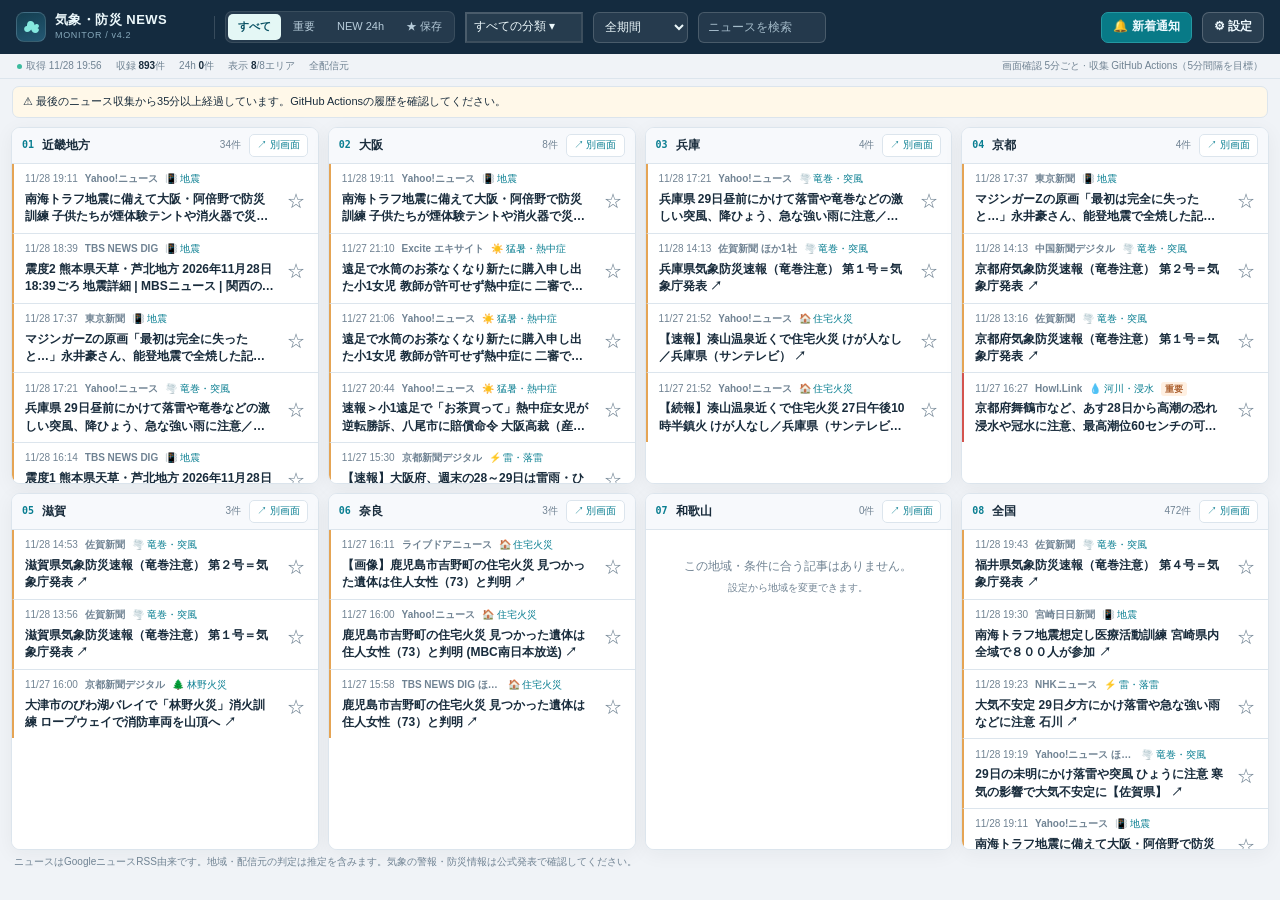
<file: site/index.html>
<!DOCTYPE html>
<html lang="ja" data-theme="system" data-density="compact"><head>
<meta charset="utf-8"><meta name="viewport" content="width=device-width,initial-scale=1">
<meta name="theme-color" content="#142b3f">
<meta http-equiv="Content-Security-Policy" content="default-src 'self'; script-src 'self'; connect-src 'self'; style-src 'self' 'unsafe-inline'; img-src 'self' data:; object-src 'none'; base-uri 'none'">
<title>気象・防災ニュース | JMA News Watcher</title>
<link rel="stylesheet" href="./styles.css?v=4.2">
</head><body>
<header class="topbar">
  <div class="brand" aria-label="気象・防災ニュース"><span class="brand-icon">☁</span><div><div class="brand-title">気象・防災 NEWS</div><div class="brand-note">MONITOR / v4.2</div></div></div>
  <span class="divider-v"></span>
  <nav class="tabs" id="viewTabs" aria-label="記事の種類">
    <button class="tab active" data-view="all" type="button">すべて</button><button class="tab" data-view="important" type="button">重要</button><button class="tab" data-view="new" type="button">NEW 24h</button><button class="tab" data-view="saved" type="button">★ 保存</button>
  </nav>
  <div class="category-control"><button id="categoryButton" class="top-select category-trigger" type="button" aria-haspopup="true" aria-expanded="false" aria-controls="categoryMenu">すべての分類 ▾</button><div id="categoryMenu" class="category-menu" role="group" aria-label="分類を選択" hidden></div></div>
  <select class="top-select period" id="period" aria-label="表示期間"><option value="all">全期間</option><option value="12">12時間</option><option value="24">24時間</option><option value="72">3日間</option><option value="168">7日間</option></select>
  <input class="top-search" id="search" type="search" placeholder="ニュースを検索" aria-label="見出しと媒体を検索">
  <span class="top-grow"></span>
  <button id="openAlertWindow" class="topbtn notify" type="button" title="新着通知専用ウィンドウを開く">🔔 新着通知</button>
  <button id="settingsButton" class="topbtn" type="button" title="画面・地域・配信元・通知の設定">⚙ 設定</button>
</header>
<div class="summary"><span><i class="live"></i><span id="status">収集状況を確認中</span></span><span>収録 <strong id="statAll">0</strong>件</span><span>24h <strong id="statDay">0</strong>件</span><span>表示 <strong id="statPanels">0</strong>/8エリア</span><span id="sourceStatus">全配信元</span><span class="right">画面確認 5分ごと · 収集 GitHub Actions（5分間隔を目標）</span></div>
<div id="warnings" role="status"></div>
<main class="workspace"><div class="grid" id="areaGrid" aria-label="地域別ニュース一覧"></div><div class="footer-note">ニュースはGoogleニュースRSS由来です。地域・配信元の判定は推定を含みます。気象の警報・防災情報は公式発表で確認してください。</div></main>
<dialog class="settings-dialog" id="settingsDialog" aria-labelledby="settingsHeading"><div class="settings-titlebar"><h2 id="settingsHeading">⚙ 表示・通知設定</h2><span class="spacer"></span><button class="iconbtn" id="closeSettings" type="button" aria-label="設定を閉じる">×</button></div>
 <div class="settings-main">
  <section><h3>01　表示エリア</h3><div class="row-fields"><label class="control-block">画面数 <select id="panelCountSetting"><option value="1">1エリア</option><option value="2">2エリア</option><option value="3">3エリア</option><option value="4">4エリア</option><option value="5">5エリア</option><option value="6">6エリア</option><option value="7">7エリア</option><option value="8">8エリア</option></select></label><button class="smallbtn" type="button" id="showEightPanels">8エリアを表示</button><span class="description">1～8エリアを選択可能。各エリアの地域はここで変更できます。画面幅に応じて1～4列に自動調整。</span></div><div class="area-setting-list" id="areaSettings"></div></section>
  <section><h3>02　デザイン</h3><div class="row-fields"><label class="control-block">配色 <select id="themeSetting"><option value="system">PCの設定に合わせる</option><option value="light">ライトモード</option><option value="dark">ダークモード</option></select></label><label class="control-block">ニュースの密度 <select id="densitySetting"><option value="compact">コンパクト</option><option value="comfortable">標準</option></select></label></div></section>
  <section><h3>03　ニュース配信元</h3><div class="row-fields"><label class="control-block">表示する媒体 <select id="sourceMode"><option value="all">すべて</option><option value="major">主要メディアのみ</option><option value="selected">選択したメディアのみ</option></select></label></div><p class="description">GoogleニュースRSSに掲載された配信元名で絞ります。Yahoo!ニュース経由の記事でも、元の新聞社・放送局として表示される場合があります。指定しても記事の収集件数が増えるわけではありません。</p><div class="provider-list" id="providerList" hidden><div class="setting-tiles" id="providerChoices"></div></div><div class="source-links" id="sourceLinks" aria-label="主要ニュースサイトへのリンク"></div></section>
  <section><h3>04　新着通知の条件</h3><label class="switchrow"><input type="checkbox" id="popupEnabled"> 通知ウィンドウで新着の監視を有効にする</label><p class="description">通知ウィンドウは画面上部の「🔔 新着通知」から開けます。開いている間、60秒ごとに新着を確認します。通知ウィンドウを最前面へ強制表示することはブラウザの制限により保証できません。</p><div class="region-tools"><span id="notifyRegionSelectHolder" style="flex:1;min-width:0"></span><button class="smallbtn" type="button" id="addNotifyRegion">＋ 地域を追加</button></div><div class="region-chips" id="notifyRegionChips"></div><div class="row-fields" style="margin-top:11px"><label class="control-block">記事の公開日時 <input type="datetime-local" id="notifySince" step="60"></label><span class="description">この日時以降（JST）</span></div><p class="description">「重要」は、分類に設定された重要度、または「死亡・避難指示・特別警報・大規模」などの見出し語句から自動判定します。誤判定の可能性があります。</p><p class="description">通知の地域は表示エリアと独立です。配信元の絞り込みは一覧と通知ウィンドウに共通です。保管記事は原則7日分です。</p></section>
 </div><div class="dialog-footer"><span class="savedhint">設定はこのブラウザに自動保存</span><button class="primary" id="closeDialog" type="button">完了</button></div></dialog>
<script src="./regions.js?v=4.2"></script><script src="./common.js?v=4.2"></script><script src="./app.js?v=4.2"></script>
</body></html>
</file>
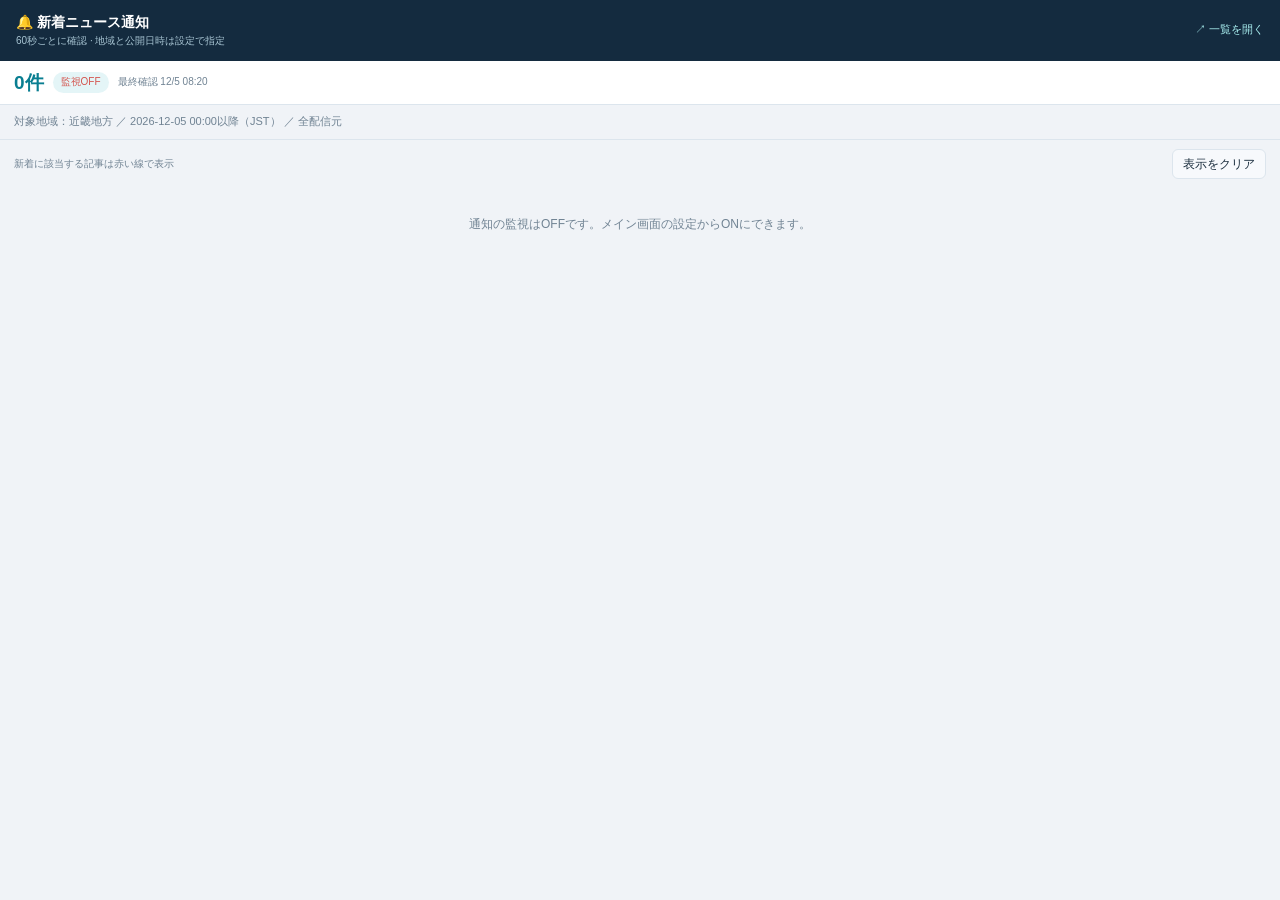
<file: site/alerts.html>
<!doctype html><html lang="ja" data-theme="system" data-density="compact"><head><meta charset="utf-8"><meta name="viewport" content="width=device-width,initial-scale=1"><meta name="theme-color" content="#142b3f"><meta http-equiv="Content-Security-Policy" content="default-src 'self'; script-src 'self'; connect-src 'self'; style-src 'self' 'unsafe-inline'; img-src 'self'; object-src 'none'; base-uri 'none'"><title>新着通知 | 気象・防災ニュース</title><link rel="stylesheet" href="./styles.css?v=4.2"></head><body class="alert-body">
<header class="alert-head"><div><h1>🔔 新着ニュース通知</h1><p>60秒ごとに確認 · 地域と公開日時は設定で指定</p></div><a href="./index.html" target="_blank" rel="noopener">↗ 一覧を開く</a></header>
<div class="alert-overview"><span class="alert-count" id="count">0件</span><span class="alert-pill" id="state">監視中</span><span class="alert-last" id="lastCheck">待機中</span></div>
<div class="alert-scope" id="scope">対象地域を読み込んでいます…</div>
<div class="alert-actions"><span class="description">新着に該当する記事は赤い線で表示</span><button class="smallbtn" id="clear" type="button">表示をクリア</button></div>
<main class="alert-list" id="articles"><div class="empty">確認中…</div></main>
<script src="./regions.js?v=4.2"></script><script src="./common.js?v=4.2"></script><script src="./alerts.js?v=4.2"></script>
</body></html>
</file>
<file: site/styles.css>
/* JMA News Watcher v4 — compact editorial workstation */
:root{color-scheme:light;--bg:#f0f3f7;--surface:#fff;--surface2:#f7f9fc;--bar:#142b3f;--ink:#192c3c;--muted:#708393;--border:#dce5ed;--accent:#097e91;--accent-soft:#e4f5f7;--danger:#d4544e;--success:#3cbb9e;--shadow:0 4px 20px rgba(15,32,47,.05);--notice:#fff8e9}
@media(prefers-color-scheme:dark){:root:not([data-theme=light]){color-scheme:dark;--bg:#0d1621;--surface:#162332;--surface2:#1b2c3b;--bar:#0b1520;--ink:#e9f1f7;--muted:#9caebd;--border:#2c4152;--accent:#67c9d5;--accent-soft:#1b3944;--danger:#ff918c;--success:#67d4b7;--shadow:0 4px 22px rgba(0,0,0,.12);--notice:#3c3024}}
:root[data-theme=dark]{color-scheme:dark;--bg:#0d1621;--surface:#162332;--surface2:#1b2c3b;--bar:#0b1520;--ink:#e9f1f7;--muted:#9caebd;--border:#2c4152;--accent:#67c9d5;--accent-soft:#1b3944;--danger:#ff918c;--success:#67d4b7;--shadow:0 4px 22px rgba(0,0,0,.12);--notice:#3c3024}
*{box-sizing:border-box}html,body{margin:0;min-height:100%}body{font:12px/1.45 -apple-system,BlinkMacSystemFont,'Yu Gothic',Meiryo,sans-serif;color:var(--ink);background:var(--bg)}button,select,input{font:inherit}button{cursor:pointer}select,input{color:var(--ink);background:var(--surface);border:1px solid var(--border);border-radius:6px}button:focus-visible,a:focus-visible,select:focus-visible,input:focus-visible{outline:2px solid var(--accent);outline-offset:2px}a{color:inherit}
.topbar{min-height:54px;display:flex;gap:10px;align-items:center;background:var(--bar);color:#ecf8fb;padding:7px 16px;white-space:nowrap}.brand{display:flex;align-items:center;gap:9px;min-width:188px}.brand-icon{width:30px;height:30px;display:grid;place-items:center;font-size:17px;color:#84e8df;background:linear-gradient(160deg,#143e50,#235873);border:1px solid #ffffff26;border-radius:8px}.brand-title{font-size:13px;font-weight:800;letter-spacing:.035em;line-height:1.25}.brand-note{font-size:9px;color:#87a9bb;letter-spacing:.075em}.divider-v{width:1px;height:23px;background:#ffffff27;flex-shrink:0}.tabs{display:flex;gap:2px;background:#ffffff13;border:1px solid #ffffff18;border-radius:7px;padding:2px}.tab{border:0;background:transparent;color:#b7ccda;padding:5px 10px;border-radius:5px;white-space:nowrap;font-size:11px}.tab.active{background:#e4f7f5;color:#0a5264;font-weight:800}.tab:hover:not(.active){color:white;background:#ffffff1c}.top-select{min-width:125px;max-width:165px;height:31px;background:#ffffff14;border-color:#ffffff2a;color:#ecf8fb;padding:0 7px}.top-select option{color:#17293a;background:#fff}.top-select.period{min-width:95px;max-width:103px}.top-search{height:31px;width:clamp(100px,10vw,195px);min-width:82px;color:white;border-color:#ffffff2b;background:#ffffff12;padding:0 9px;outline-offset:2px}.top-search::placeholder{color:#a4bbc9}.top-grow{flex:1;min-width:0}.topbtn{white-space:nowrap;height:31px;display:inline-flex;align-items:center;justify-content:center;gap:5px;padding:0 11px;background:#ffffff17;color:#effaff;border:1px solid #ffffff32;border-radius:7px;font-weight:700}.topbtn:hover{background:#ffffff28}.topbtn.notify{background:#087a87;border-color:#2498a2}.topbtn.notify:hover{background:#08919c}.topbtn.notify.on::before{content:'';width:6px;height:6px;border-radius:100%;background:#9df1c6}
.summary{padding:4px 17px;min-height:25px;display:flex;align-items:center;gap:14px;color:var(--muted);border-bottom:1px solid var(--border);font-size:10px}.summary strong{font-weight:800;color:var(--ink)}.live{width:5px;height:5px;border-radius:50%;background:var(--success);display:inline-block;margin-right:4px;vertical-align:middle}.summary .right{margin-left:auto}.warning{margin:7px 12px 0;padding:7px 10px;background:var(--notice);color:var(--ink);border:1px solid var(--border);border-radius:7px;font-size:11px}.workspace{padding:9px 11px 11px}.grid{display:grid;grid-template-columns:repeat(var(--cols,1),minmax(0,1fr));gap:9px}.area-panel{height:var(--panel-h,calc(100dvh - 123px));min-width:0;min-height:230px;display:flex;flex-direction:column;background:var(--surface);border:1px solid var(--border);border-radius:9px;overflow:hidden;box-shadow:var(--shadow)}.area-head{display:flex;align-items:center;gap:8px;min-height:36px;padding:0 10px;background:var(--surface2);border-bottom:1px solid var(--border)}.area-index{font:800 10px/1.2 ui-monospace,'Consolas',monospace;color:var(--accent)}.area-name{font-size:12px;font-weight:800;overflow:hidden;text-overflow:ellipsis;white-space:nowrap}.area-count{margin-left:auto;font-size:10px;color:var(--muted)}.popout{text-decoration:none;color:var(--accent);border:1px solid var(--border);background:var(--surface);padding:3px 7px;border-radius:5px;font-size:10px;white-space:nowrap}.popout:hover{background:var(--accent-soft)}.area-body{flex:1;min-height:0;overflow-y:auto;overscroll-behavior:contain;background:var(--surface)}.area-body::-webkit-scrollbar{width:9px}.area-body::-webkit-scrollbar-thumb{background:var(--border);border-radius:8px;border:2px solid var(--surface)}
.story{position:relative;padding:7px 10px 7px 11px;border-bottom:1px solid var(--border);border-left:2px solid transparent;min-width:0}.story:last-child{border-bottom:0}.story:hover{background:var(--surface2)}.story.priority3{border-left-color:var(--danger)}.story.priority2{border-left-color:#e5a454}.story-meta{display:flex;gap:7px;align-items:center;min-width:0;height:17px;color:var(--muted);font-size:10px}.story-date{flex-shrink:0;font-variant-numeric:tabular-nums}.story-source{white-space:nowrap;overflow:hidden;text-overflow:ellipsis;min-width:25px;max-width:35%;font-weight:600}.story-category{white-space:nowrap;overflow:hidden;text-overflow:ellipsis;max-width:35%;color:var(--accent)}.flag{border-radius:3px;padding:1px 4px;font-size:9px;font-weight:900;line-height:1.35;flex-shrink:0}.flag-new{background:#fae8e7;color:#a63a3a}.flag-urgent{background:#fff0e2;color:#ae6333}.story-main{display:flex;align-items:flex-start;gap:7px;margin-top:3px}.story-title{flex:1;min-width:0;text-decoration:none;font-weight:650;font-size:12px;line-height:1.45;overflow-wrap:anywhere;display:-webkit-box;-webkit-line-clamp:2;-webkit-box-orient:vertical;overflow:hidden}.story-title:hover{color:var(--accent);text-decoration:underline}.bookmark{padding:1px 3px;border:0;background:transparent;color:var(--muted);font-size:18px;line-height:1;flex-shrink:0}.bookmark.saved{color:#daa449}.empty{font-size:12px;padding:28px 18px;text-align:center;color:var(--muted)}.empty small{display:block;font-size:10px;margin-top:6px}.footer-note{font-size:10px;color:var(--muted);padding:5px 3px}
.settings-dialog{border:1px solid var(--border);background:var(--surface);color:var(--ink);border-radius:14px;width:min(685px,calc(100vw - 20px));max-height:90dvh;padding:0;box-shadow:0 20px 80px #0006}.settings-dialog::backdrop{background:#08121dcc}.settings-titlebar{display:flex;align-items:center;gap:9px;padding:13px 18px;background:var(--surface2);border-bottom:1px solid var(--border);position:sticky;top:0;z-index:1}.settings-titlebar h2{font-size:15px;margin:0}.settings-titlebar .spacer{flex:1}.iconbtn{font-size:17px;line-height:1;border:1px solid var(--border);color:var(--muted);background:var(--surface);border-radius:6px;width:30px;height:30px}.settings-main{padding:2px 19px 17px}.settings-main section{border-bottom:1px solid var(--border);padding:10px 0 12px}.settings-main section:last-child{border-bottom:0}.settings-main h3{margin:2px 0 10px;font-size:12px;letter-spacing:.04em}.section-head{display:flex;align-items:center;justify-content:space-between;gap:12px}.row-fields{display:flex;gap:12px;align-items:center;flex-wrap:wrap}.control-block{display:flex;gap:7px;align-items:center;font-size:11px;font-weight:700;color:var(--ink)}.control-block select,.control-block input{height:32px;padding:4px 8px}.control-block input[type=datetime-local]{max-width:215px}.area-setting-list{display:grid;grid-template-columns:repeat(3,minmax(0,1fr));gap:8px;margin-top:10px}.area-setting{display:flex;gap:6px;align-items:center;min-width:0;font-size:11px;color:var(--muted)}.area-setting label{white-space:nowrap}.area-setting select{min-width:0;flex:1;height:30px;padding:3px 5px}.description{font-size:10px;color:var(--muted);line-height:1.6;margin:6px 0}.setting-tiles{display:flex;gap:7px;flex-wrap:wrap}.provider-option{display:flex;align-items:center;gap:6px;background:var(--surface2);border:1px solid var(--border);border-radius:6px;padding:5px 8px;font-size:11px;min-height:30px;cursor:pointer}.provider-option input{accent-color:var(--accent)}.provider-option:has(input:checked){border-color:var(--accent);background:var(--accent-soft)}.provider-list{max-height:135px;overflow:auto;border:1px solid var(--border);border-radius:7px;padding:8px;margin-top:8px}.source-links{display:flex;gap:7px;flex-wrap:wrap;margin-top:9px}.source-links a{display:inline-flex;gap:3px;align-items:center;padding:5px 9px;font-size:11px;border:1px solid var(--border);text-decoration:none;border-radius:6px;color:var(--accent)}.source-links a:hover{background:var(--accent-soft)}.switchrow{display:flex;align-items:center;gap:7px;font-size:11px;font-weight:700}.switchrow input{accent-color:var(--accent);width:15px;height:15px}.region-tools{display:flex;gap:8px;align-items:center}.region-tools select{min-width:0;flex:1;height:30px}.smallbtn{height:30px;border:1px solid var(--border);border-radius:6px;color:var(--ink);background:var(--surface2);padding:0 10px;white-space:nowrap}.smallbtn:hover{background:var(--accent-soft)}.region-chips{display:flex;gap:5px;flex-wrap:wrap;margin-top:7px}.region-chip{display:flex;gap:4px;align-items:center;font-size:11px;padding:3px 6px 3px 9px;border:1px solid var(--border);border-radius:30px;color:var(--accent);background:var(--accent-soft)}.region-chip button{border:0;background:none;color:var(--muted);font-size:15px;line-height:1;cursor:pointer}.dialog-footer{display:flex;align-items:center;gap:10px;justify-content:flex-end;padding:10px 18px;border-top:1px solid var(--border);background:var(--surface2);position:sticky;bottom:0}.dialog-footer .savedhint{margin-right:auto;color:var(--muted);font-size:10px}.primary{background:var(--accent);color:var(--bar);border:0;border-radius:6px;padding:7px 17px;font-weight:800}
.alert-body{background:var(--bg)}.alert-head{background:var(--bar);color:white;padding:12px 16px;display:flex;justify-content:space-between;align-items:center;gap:10px}.alert-head h1{font-size:14px;margin:0}.alert-head p{font-size:10px;color:#a8c5d3;margin:2px 0 0}.alert-head a{font-size:11px;color:#a9eff0;text-decoration:none}.alert-overview{display:flex;align-items:center;gap:9px;padding:8px 14px;background:var(--surface);border-bottom:1px solid var(--border)}.alert-count{font-size:19px;font-weight:800;color:var(--accent)}.alert-pill{font-size:10px;border-radius:12px;background:var(--accent-soft);color:var(--accent);padding:3px 8px}.alert-pill.off{color:var(--danger)}.alert-last{color:var(--muted);font-size:10px}.alert-scope{padding:9px 14px;color:var(--muted);font-size:11px;border-bottom:1px solid var(--border)}.alert-actions{display:flex;gap:9px;align-items:center;justify-content:space-between;padding:9px 14px}.alert-list{padding:0 10px 20px}.alert-story{background:var(--surface);border:1px solid var(--border);border-left:3px solid var(--accent);border-radius:6px;padding:9px 11px;margin-bottom:6px}.alert-story.fresh{border-left-color:var(--danger)}.alert-story a{font-size:12px;font-weight:700;text-decoration:none}.alert-story a:hover{text-decoration:underline}.alert-meta{font-size:10px;color:var(--muted);margin-top:4px}.pulse{animation:pulse .6s 6 alternate}@keyframes pulse{to{color:var(--danger)}}
:root[data-density=comfortable] .story{padding:11px 12px 12px 13px}:root[data-density=comfortable] .story-title{font-size:13px}:root[data-density=comfortable] .story-meta{font-size:11px;height:19px}
@media(min-width:980px){.topbar{flex-wrap:nowrap}}
@media(max-width:1100px){.topbar{gap:6px;padding:6px 9px}.brand{min-width:150px}.brand-note{display:none}.divider-v{display:none}.tab{padding:5px 6px}.top-select{min-width:95px;max-width:130px}.top-search{width:105px}.topbtn{padding:0 7px}.area-setting-list{grid-template-columns:repeat(2,minmax(0,1fr))}}
@media(max-width:780px){.topbar{flex-wrap:wrap;padding:8px 10px}.brand{min-width:0}.top-grow{display:none}.top-search{flex:1;min-width:120px}.grid{grid-template-columns:repeat(min(var(--cols),2),minmax(0,1fr))}.area-panel{height:440px!important}.settings-main{padding:2px 12px 12px}.area-setting-list{grid-template-columns:repeat(2,minmax(0,1fr))}}
@media(max-width:520px){.grid{grid-template-columns:1fr}.brand-title{font-size:12px}.tabs{order:4;width:100%;justify-content:space-between}.top-select{max-width:150px;flex:1}.summary{gap:8px;padding:4px 9px;flex-wrap:wrap}.summary .right{display:none}.workspace{padding:7px}.area-setting-list{grid-template-columns:1fr}}
/* v4 refresh: auto-fit 1–8 panels, full-view category selector */
.category-control{position:relative;flex-shrink:0}
.category-trigger{min-width:118px;max-width:180px;text-align:left;cursor:pointer;white-space:nowrap;overflow:hidden;text-overflow:ellipsis}
.category-menu{position:fixed;z-index:1000;display:grid;grid-template-columns:repeat(var(--menu-cols,4),minmax(0,1fr));gap:3px;padding:7px;background:var(--surface);border:1px solid var(--border);border-radius:9px;box-shadow:0 14px 44px #0004;white-space:normal}
.category-menu[hidden]{display:none}
.category-option{text-align:left;border:1px solid transparent;background:transparent;color:var(--ink);border-radius:5px;min-width:0;padding:6px 7px;font-size:11px;white-space:nowrap;overflow:hidden;text-overflow:ellipsis}
.category-option:hover,.category-option:focus-visible{background:var(--accent-soft)}
.category-option.active{color:var(--accent);background:var(--accent-soft);border-color:var(--accent);font-weight:800}
@media(max-width:780px){.area-panel{height:var(--panel-h,350px)!important}.grid{grid-template-columns:repeat(var(--cols,1),minmax(0,1fr))}}
@media(max-width:520px){.grid{grid-template-columns:repeat(var(--cols,1),minmax(0,1fr))}}
</file>
